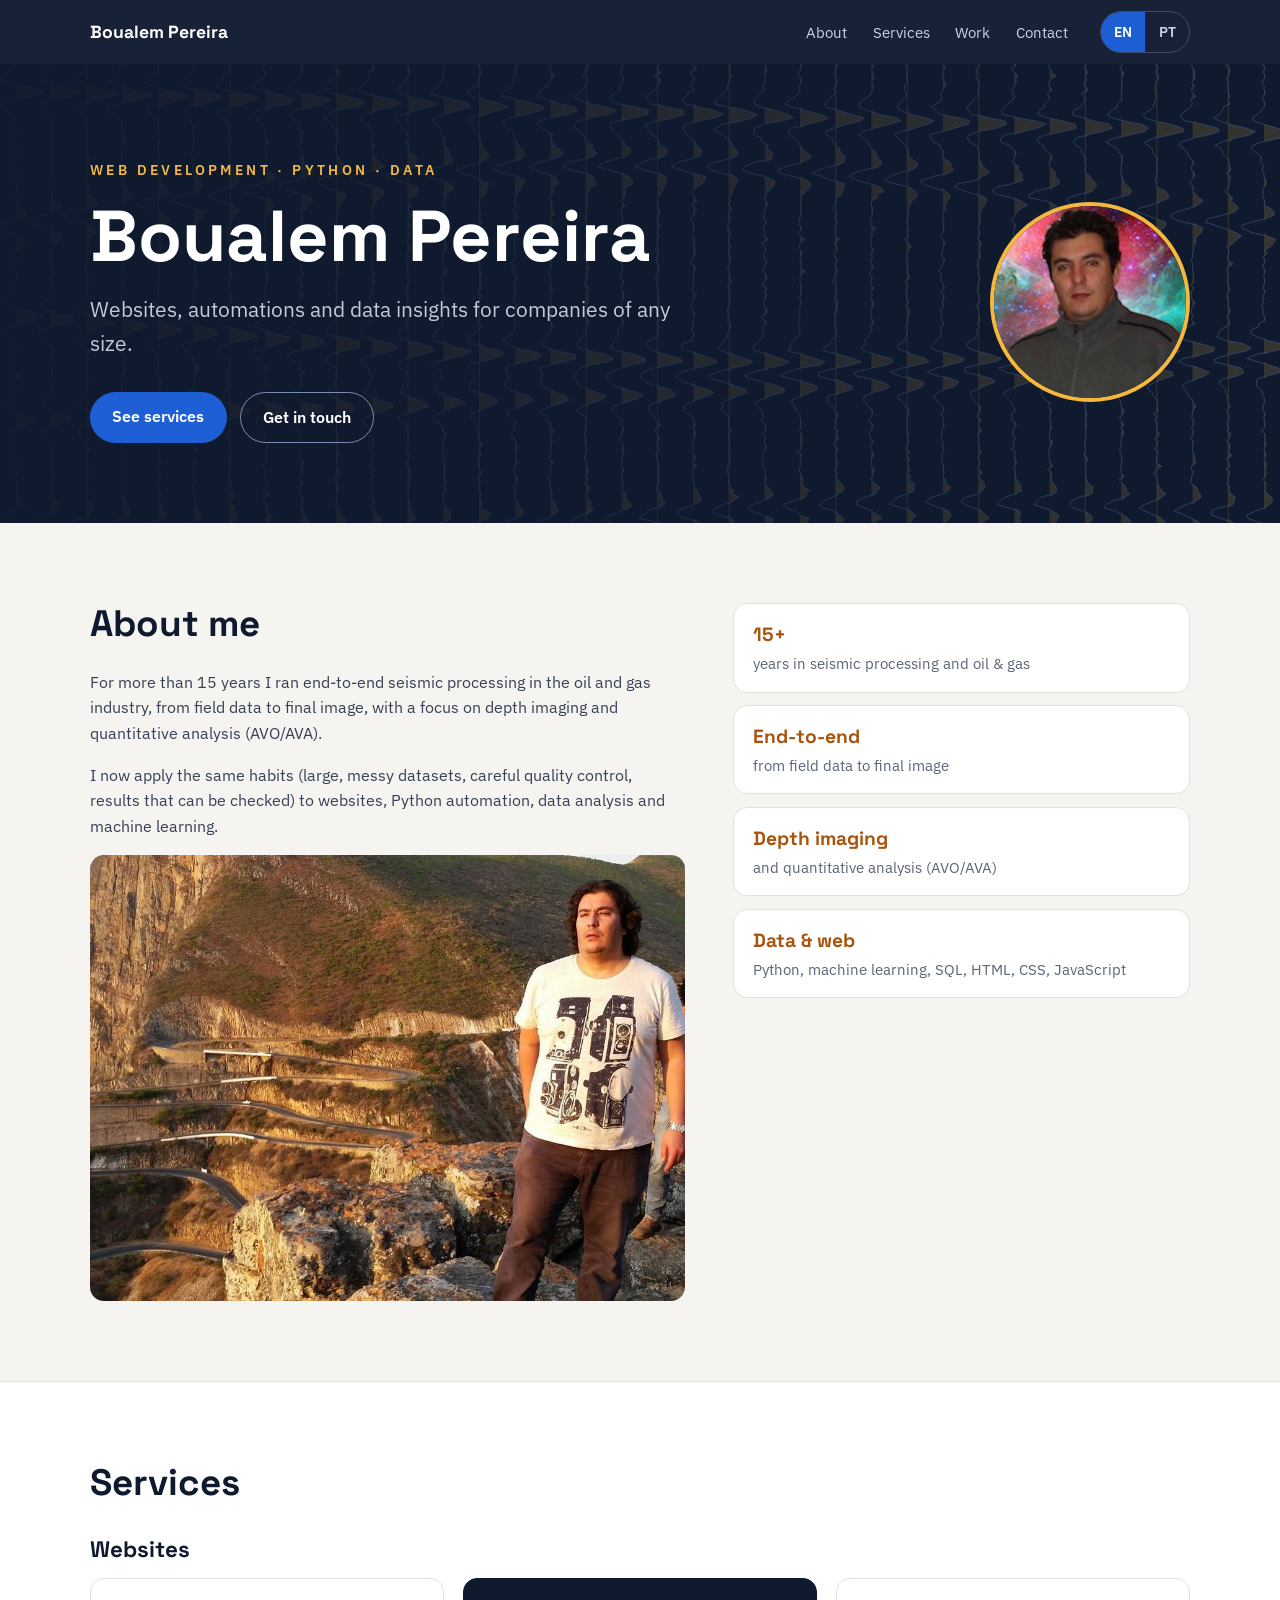
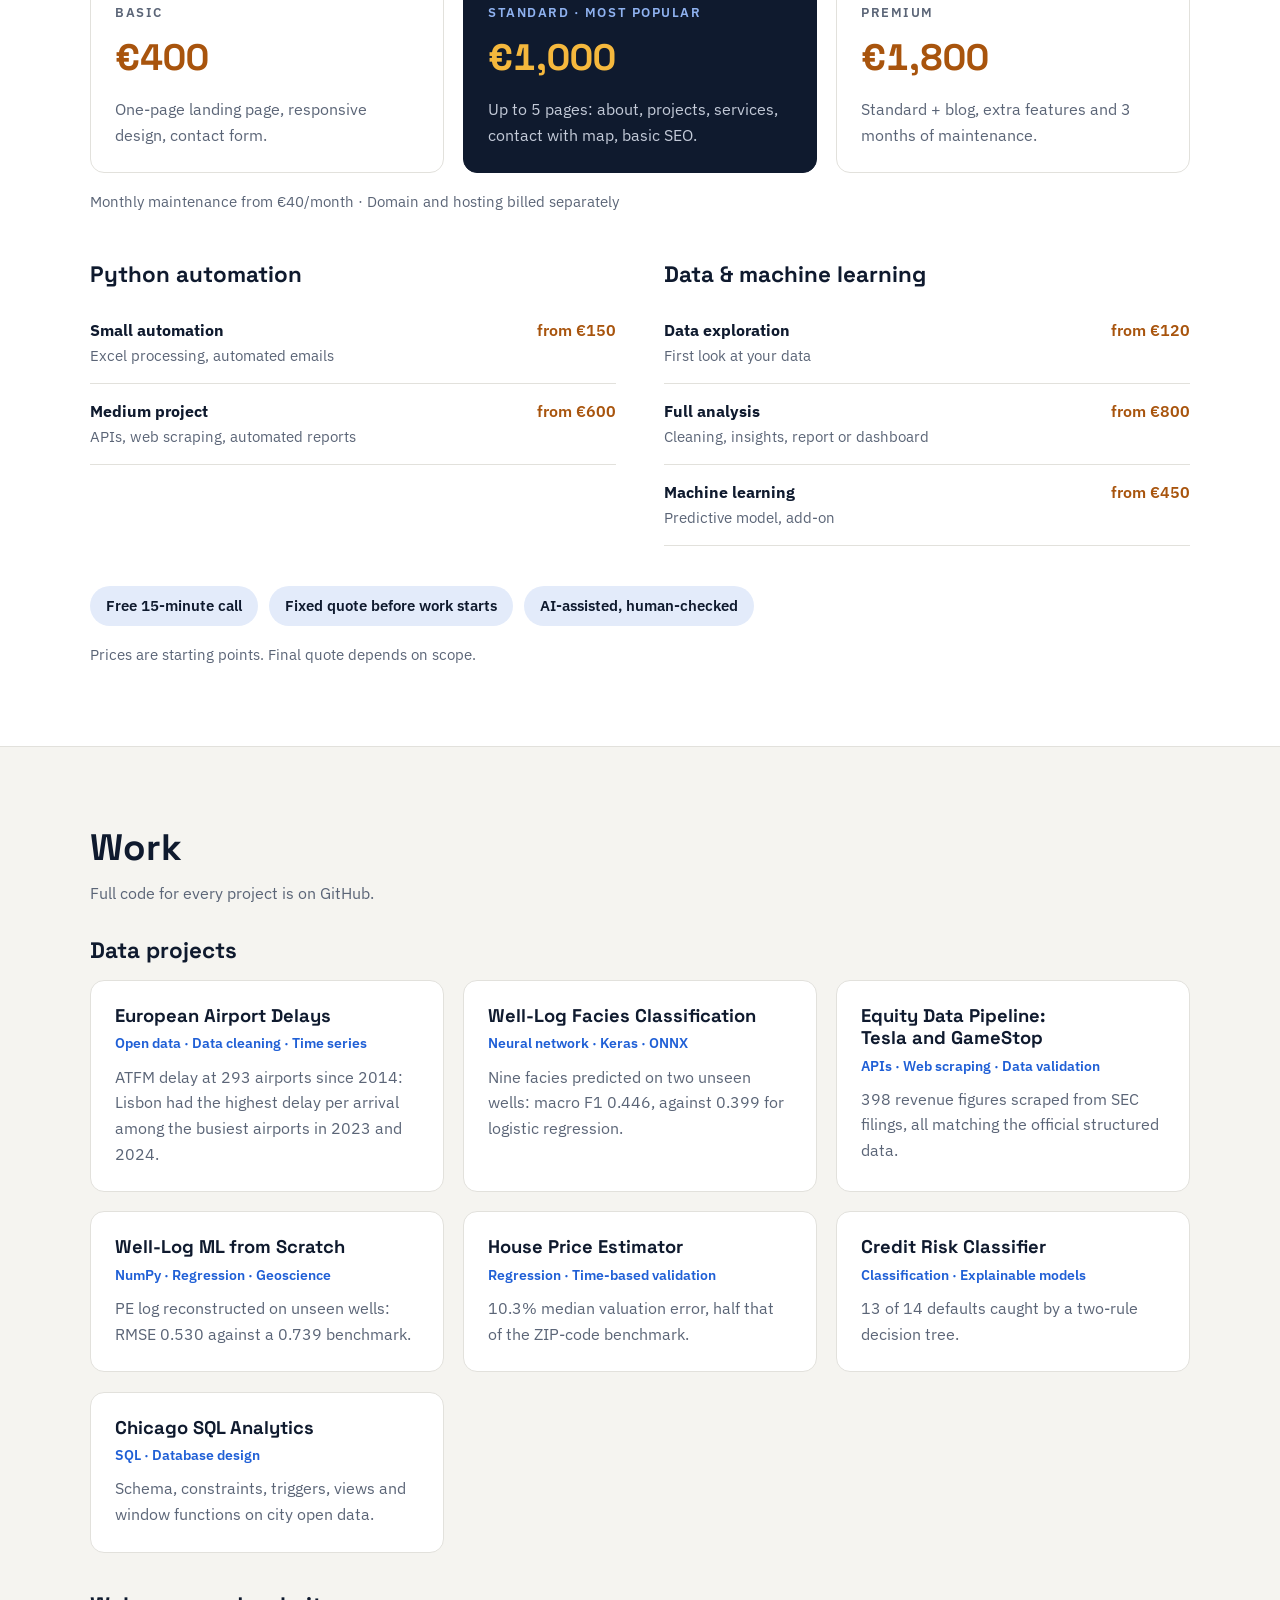
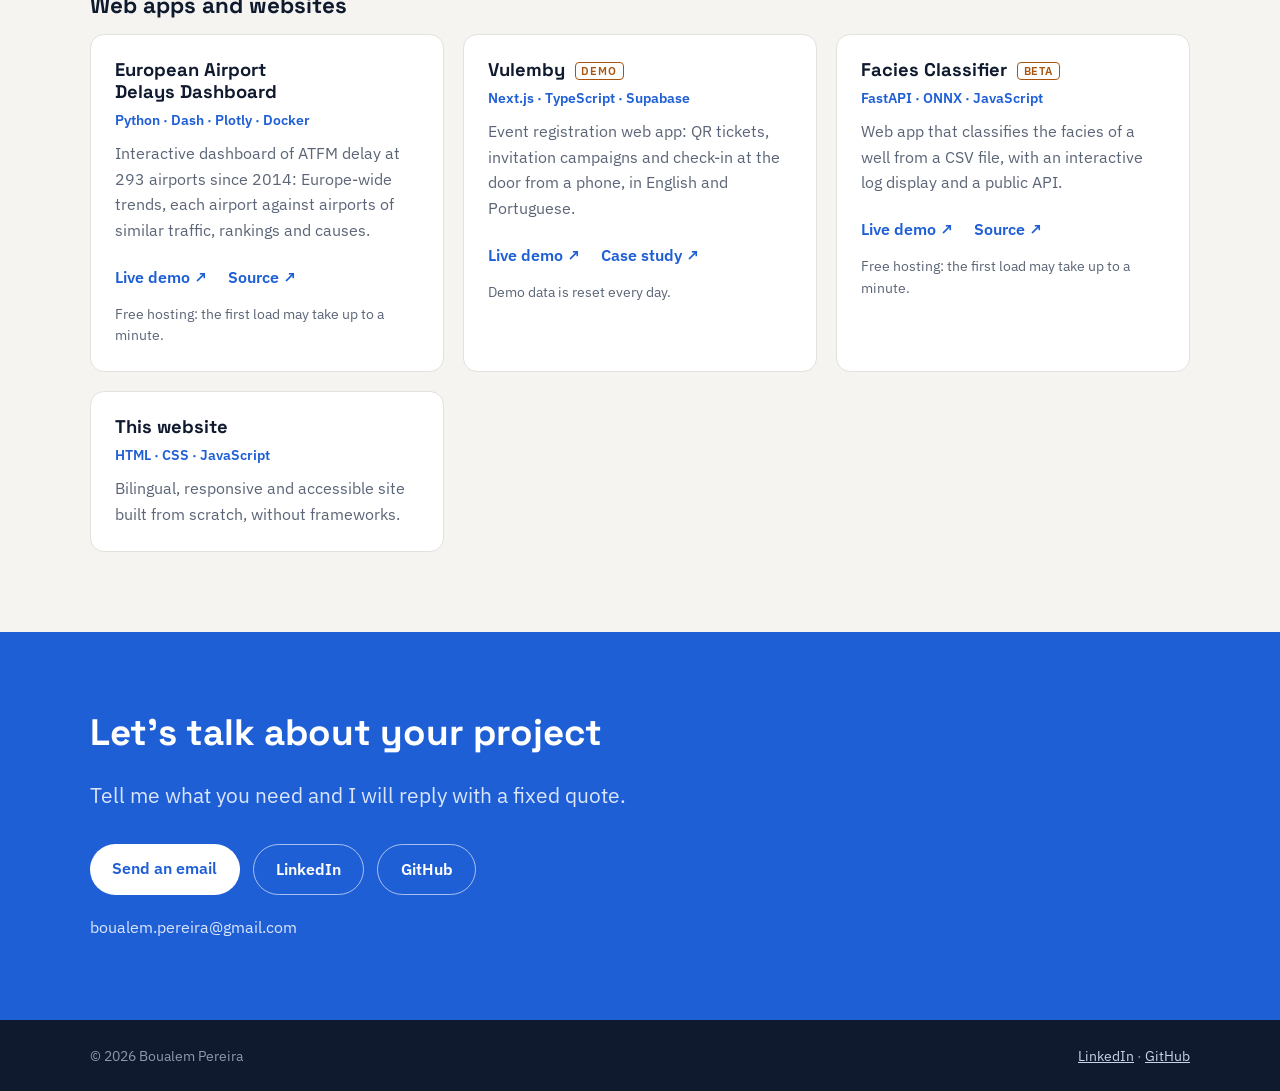
<file: index.html>
<!DOCTYPE html>
<html lang="en">
<head>
  <meta charset="UTF-8">
  <meta name="viewport" content="width=device-width, initial-scale=1.0">
  <title>Boualem Pereira · Web Development, Python & Data</title>
  <meta name="description" content="Websites, Python automation and data analysis for companies of any size. Geophysicist turned full-stack and data developer.">
  <link rel="canonical" href="https://boualemp.github.io/">
  <link rel="alternate" hreflang="en" href="https://boualemp.github.io/">
  <link rel="alternate" hreflang="pt" href="https://boualemp.github.io/pt/">
  <link rel="alternate" hreflang="x-default" href="https://boualemp.github.io/">
  <meta property="og:type" content="website">
  <meta property="og:url" content="https://boualemp.github.io/">
  <meta property="og:title" content="Boualem Pereira · Web Development, Python & Data">
  <meta property="og:description" content="Websites, Python automation and data analysis for companies of any size. Geophysicist turned full-stack and data developer.">
  <meta property="og:image" content="https://boualemp.github.io/assets/og.jpg">
  <meta property="og:locale" content="en_GB">
  <meta name="twitter:card" content="summary_large_image">
  <meta name="theme-color" content="#0f1a2e">
  <link rel="icon" href="assets/favicon.svg" type="image/svg+xml">
  <link rel="preconnect" href="https://fonts.googleapis.com">
  <link rel="preconnect" href="https://fonts.gstatic.com" crossorigin>
  <link href="https://fonts.googleapis.com/css2?family=Space+Grotesk:wght@500;600;700&family=IBM+Plex+Sans:wght@400;500;600&display=swap" rel="stylesheet">
  <link rel="stylesheet" href="css/style.css">
  <script type="application/ld+json">
  {
    "@context": "https://schema.org",
    "@type": "Person",
    "name": "Boualem Pereira",
    "jobTitle": "Full-Stack & Data Developer",
    "description": "Websites, Python automation and data analysis for companies of any size. Geophysicist turned full-stack and data developer.",
    "url": "https://boualemp.github.io/",
    "image": "https://boualemp.github.io/assets/photo.jpg",
    "email": "mailto:boualem.pereira@gmail.com",
    "sameAs": ["https://github.com/BoualemP", "https://www.linkedin.com/in/boualem-pereira/"],
    "knowsAbout": ["Web development", "Python", "Data analysis", "Machine learning", "SQL", "Seismic processing", "Depth imaging", "AVO analysis"]
  }
  </script>
</head>
<body data-lang="en">
  <a class="skip-link" href="#main">Skip to content</a>

  <header class="nav">
    <div class="container nav-inner">
      <a href="#main" class="brand" translate="no">Boualem Pereira</a>
      <button class="menu-toggle" type="button" aria-expanded="false" aria-controls="main-nav">Menu</button>
      <nav class="nav-links" id="main-nav" aria-label="Main">
        <a href="#about">About</a>
        <a href="#services">Services</a>
        <a href="#work">Work</a>
        <a href="#contact">Contact</a>
      </nav>
      <div class="lang-switch" role="group" aria-label="Language">
        <a href="" hreflang="en" lang="en" data-lang="en" aria-current="true">EN</a>
        <a href="pt/" hreflang="pt" lang="pt-PT" data-lang="pt">PT</a>
      </div>
    </div>
  </header>

  <main id="main">

    <section class="hero">
      <div class="container hero-grid">
        <div>
          <p class="eyebrow">Web development · Python · Data</p>
          <h1 translate="no">Boualem Pereira</h1>
          <p class="lead">Websites, automations and data insights for companies of any size.</p>
          <div class="hero-actions">
            <a href="#services" class="btn btn-primary">See services</a>
            <a href="#contact" class="btn btn-ghost">Get in touch</a>
          </div>
        </div>
        <img class="avatar" src="assets/photo.jpg" alt="Portrait of Boualem Pereira" width="200" height="200" fetchpriority="high">
      </div>
    </section>

    <section id="about" class="section">
      <div class="container about">
        <div>
          <h2>About me</h2>
          <p>For more than 15 years I ran end-to-end seismic processing in the oil and gas industry, from field data to final image, with a focus on depth imaging and quantitative analysis (AVO/AVA).</p>
          <p>I now apply the same habits (large, messy datasets, careful quality control, results that can be checked) to websites, Python automation, data analysis and machine learning.</p>
          <img class="about-photo" src="assets/about.jpg" alt="Boualem Pereira on a rocky ridge above a winding mountain road" width="960" height="960" loading="lazy">
        </div>
        <ul class="facts">
          <li><strong>15+</strong><span>years in seismic processing and oil &amp; gas</span></li>
          <li><strong>End-to-end</strong><span>from field data to final image</span></li>
          <li><strong>Depth imaging</strong><span>and quantitative analysis (AVO/AVA)</span></li>
          <li><strong>Data &amp; web</strong><span>Python, machine learning, SQL, HTML, CSS, JavaScript</span></li>
        </ul>
      </div>
    </section>

    <section id="services" class="section section-alt">
      <div class="container">
        <h2>Services</h2>

        <h3 class="group-title">Websites</h3>
        <div class="cards cards-3">
          <article class="card">
            <p class="card-label">Basic</p>
            <p class="price">€400</p>
            <p>One-page landing page, responsive design, contact form.</p>
          </article>
          <article class="card card-featured">
            <p class="card-label">Standard · Most popular</p>
            <p class="price">€1,000</p>
            <p>Up to 5 pages: about, projects, services, contact with map, basic SEO.</p>
          </article>
          <article class="card">
            <p class="card-label">Premium</p>
            <p class="price">€1,800</p>
            <p>Standard + blog, extra features and 3 months of maintenance.</p>
          </article>
        </div>
        <p class="note">Monthly maintenance from €40/month · Domain and hosting billed separately</p>

        <div class="two-col">
          <div>
            <h3 class="group-title">Python automation</h3>
            <ul class="price-list">
              <li><div><strong>Small automation</strong><span>Excel processing, automated emails</span></div><em>from €150</em></li>
              <li><div><strong>Medium project</strong><span>APIs, web scraping, automated reports</span></div><em>from €600</em></li>
            </ul>
          </div>
          <div>
            <h3 class="group-title">Data &amp; machine learning</h3>
            <ul class="price-list">
              <li><div><strong>Data exploration</strong><span>First look at your data</span></div><em>from €120</em></li>
              <li><div><strong>Full analysis</strong><span>Cleaning, insights, report or dashboard</span></div><em>from €800</em></li>
              <li><div><strong>Machine learning</strong><span>Predictive model, add-on</span></div><em>from €450</em></li>
            </ul>
          </div>
        </div>

        <ul class="pills">
          <li>Free 15-minute call</li>
          <li>Fixed quote before work starts</li>
          <li>AI-assisted, human-checked</li>
        </ul>
        <p class="note">Prices are starting points. Final quote depends on scope.</p>
      </div>
    </section>

    <section id="work" class="section">
      <div class="container">
        <h2>Work</h2>
        <p class="section-intro">Full code for every project is on GitHub.</p>

        <h3 class="group-title">Data projects</h3>
        <div class="cards cards-projects">
          <a class="card project" href="https://github.com/BoualemP/europe-airport-delays-analysis" target="_blank" rel="noopener">
            <h4 translate="no">European Airport Delays</h4>
            <p class="tags">Open data · Data cleaning · Time series</p>
            <p>ATFM delay at 293 airports since 2014: Lisbon had the highest delay per arrival among the busiest airports in 2023 and 2024.</p>
          </a>
          <a class="card project" href="https://github.com/BoualemP/well-log-facies-classification" target="_blank" rel="noopener">
            <h4 translate="no">Well-Log Facies Classification</h4>
            <p class="tags">Neural network · Keras · ONNX</p>
            <p>Nine facies predicted on two unseen wells: macro F1 0.446, against 0.399 for logistic regression.</p>
          </a>
          <a class="card project" href="https://github.com/BoualemP/equity-data-pipeline-tsla-gme" target="_blank" rel="noopener">
            <h4 translate="no">Equity Data Pipeline: Tesla and GameStop</h4>
            <p class="tags">APIs · Web scraping · Data validation</p>
            <p>398 revenue figures scraped from SEC filings, all matching the official structured data.</p>
          </a>
          <a class="card project" href="https://github.com/BoualemP/well-log-ml-from-scratch" target="_blank" rel="noopener">
            <h4 translate="no">Well-Log ML from Scratch</h4>
            <p class="tags">NumPy · Regression · Geoscience</p>
            <p>PE log reconstructed on unseen wells: RMSE 0.530 against a 0.739 benchmark.</p>
          </a>
          <a class="card project" href="https://github.com/BoualemP/house-price-estimator" target="_blank" rel="noopener">
            <h4 translate="no">House Price Estimator</h4>
            <p class="tags">Regression · Time-based validation</p>
            <p>10.3% median valuation error, half that of the ZIP-code benchmark.</p>
          </a>
          <a class="card project" href="https://github.com/BoualemP/credit-risk-classifier" target="_blank" rel="noopener">
            <h4 translate="no">Credit Risk Classifier</h4>
            <p class="tags">Classification · Explainable models</p>
            <p>13 of 14 defaults caught by a two-rule decision tree.</p>
          </a>
          <a class="card project" href="https://github.com/BoualemP/chicago-sql-analytics" target="_blank" rel="noopener">
            <h4 translate="no">Chicago SQL Analytics</h4>
            <p class="tags">SQL · Database design</p>
            <p>Schema, constraints, triggers, views and window functions on city open data.</p>
          </a>
        </div>

        <h3 class="group-title">Web apps and websites</h3>
        <div class="cards cards-projects">
          <div class="card project project-app">
            <h4 translate="no">European Airport Delays Dashboard</h4>
            <p class="tags">Python · Dash · Plotly · Docker</p>
            <p>Interactive dashboard of ATFM delay at 293 airports since 2014: Europe-wide trends, each airport against airports of similar traffic, rankings and causes.</p>
            <p class="project-links"><a href="https://europe-airport-delays.onrender.com" target="_blank" rel="noopener">Live demo ↗</a> <a href="https://github.com/BoualemP/europe-airport-delays-dashboard" target="_blank" rel="noopener">Source ↗</a></p>
            <p class="project-note">Free hosting: the first load may take up to a minute.</p>
          </div>
          <div class="card project project-app">
            <h4 translate="no">Vulemby <span class="badge">demo</span></h4>
            <p class="tags">Next.js · TypeScript · Supabase</p>
            <p>Event registration web app: QR tickets, invitation campaigns and check-in at the door from a phone, in English and Portuguese.</p>
            <p class="project-links"><a href="https://vulemby.vercel.app" target="_blank" rel="noopener">Live demo ↗</a> <a href="https://github.com/BoualemP/vulemby" target="_blank" rel="noopener">Case study ↗</a></p>
            <p class="project-note">Demo data is reset every day.</p>
          </div>
          <div class="card project project-app">
            <h4 translate="no">Facies Classifier <span class="badge">beta</span></h4>
            <p class="tags">FastAPI · ONNX · JavaScript</p>
            <p>Web app that classifies the facies of a well from a CSV file, with an interactive log display and a public API.</p>
            <p class="project-links"><a href="https://facies-classifier-app.onrender.com" target="_blank" rel="noopener">Live demo ↗</a> <a href="https://github.com/BoualemP/facies-classifier-app" target="_blank" rel="noopener">Source ↗</a></p>
            <p class="project-note">Free hosting: the first load may take up to a minute.</p>
          </div>
          <a class="card project" href="https://github.com/BoualemP/BoualemP.github.io" target="_blank" rel="noopener">
            <h4>This website</h4>
            <p class="tags">HTML · CSS · JavaScript</p>
            <p>Bilingual, responsive and accessible site built from scratch, without frameworks.</p>
          </a>
        </div>
      </div>
    </section>

    <section id="contact" class="section contact">
      <div class="container">
        <h2>Let’s talk about your project</h2>
        <p class="lead">Tell me what you need and I will reply with a fixed quote.</p>
        <div class="hero-actions">
          <a class="btn btn-light" href="mailto:boualem.pereira@gmail.com">Send an email</a>
          <a class="btn btn-ghost-light" href="https://www.linkedin.com/in/boualem-pereira/" target="_blank" rel="noopener">LinkedIn</a>
          <a class="btn btn-ghost-light" href="https://github.com/BoualemP" target="_blank" rel="noopener">GitHub</a>
        </div>
        <p class="contact-email">boualem.pereira@gmail.com</p>
      </div>
    </section>

  </main>

  <footer class="footer">
    <div class="container footer-inner">
      <p>© <span id="year">2026</span> <span translate="no">Boualem Pereira</span></p>
      <p><a href="https://www.linkedin.com/in/boualem-pereira/" target="_blank" rel="noopener">LinkedIn</a> · <a href="https://github.com/BoualemP" target="_blank" rel="noopener">GitHub</a></p>
    </div>
  </footer>

  <script src="js/main.js"></script>
</body>
</html>
</file>
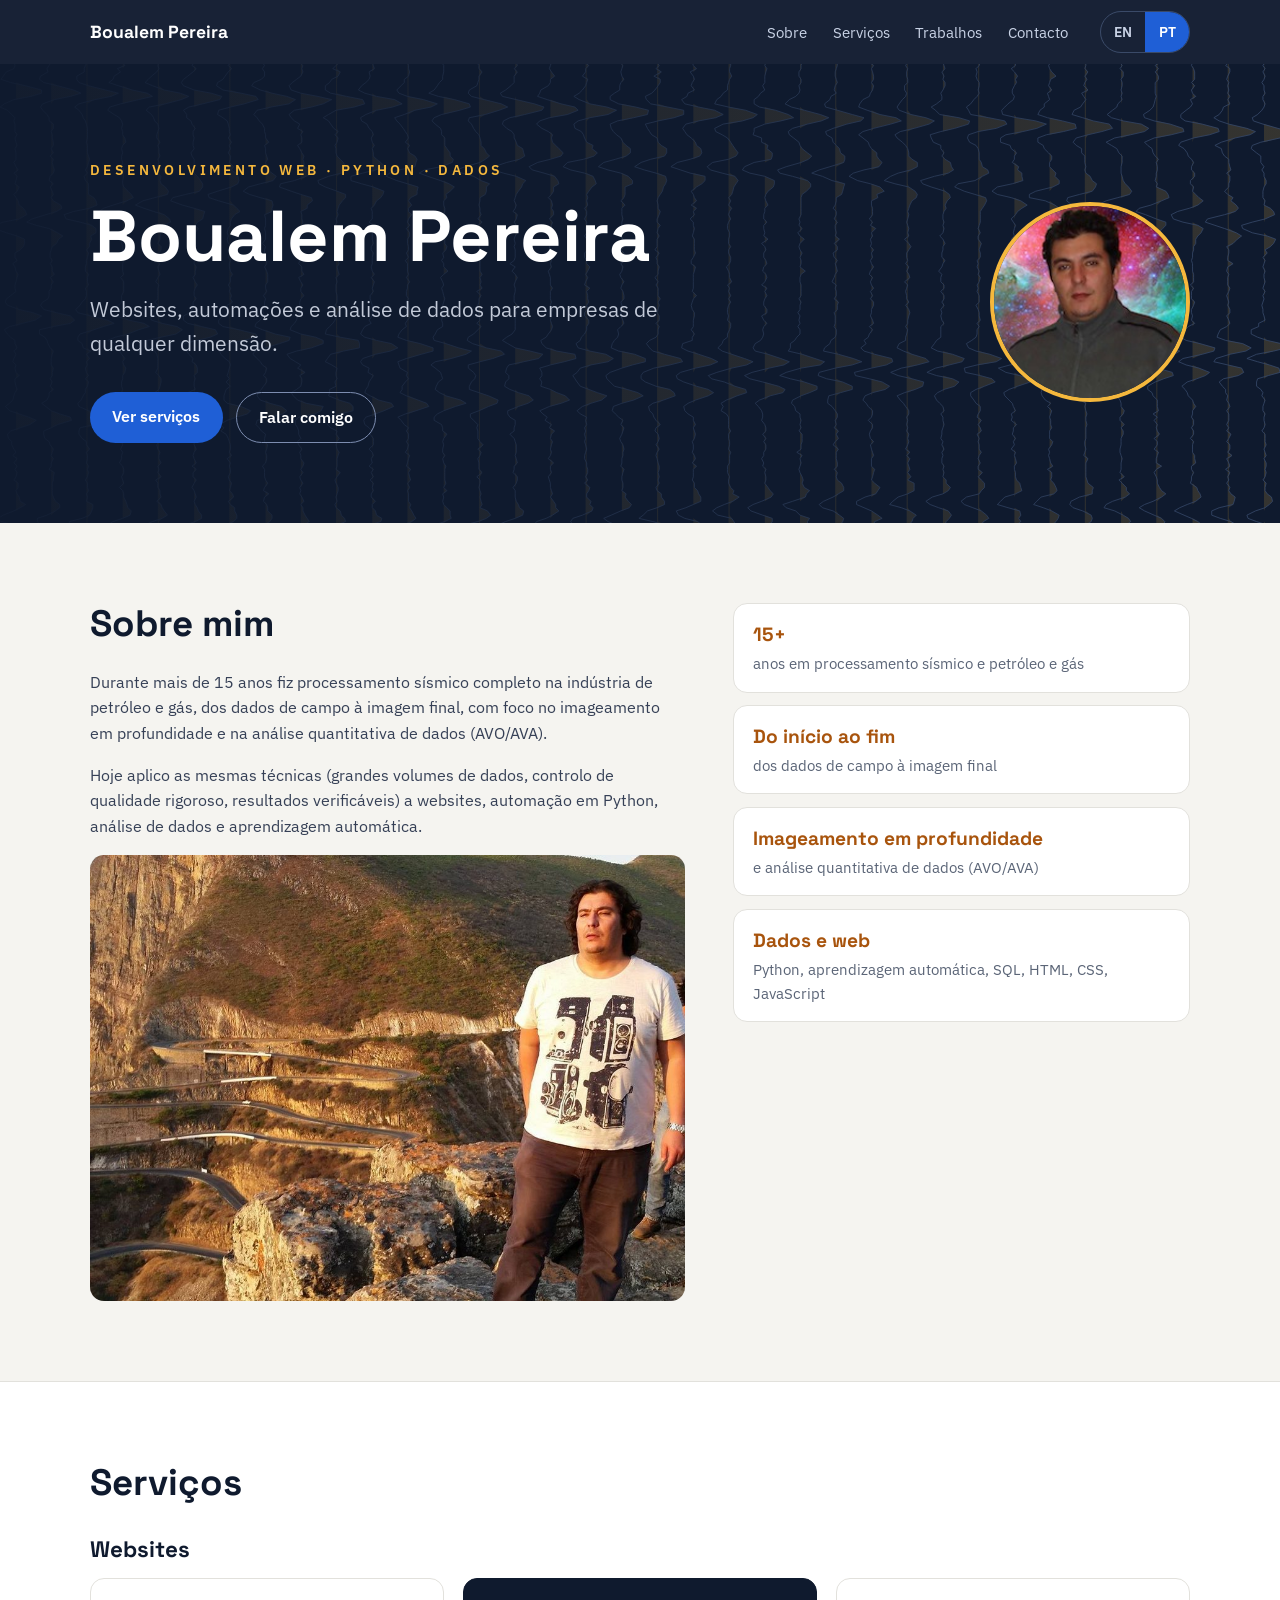
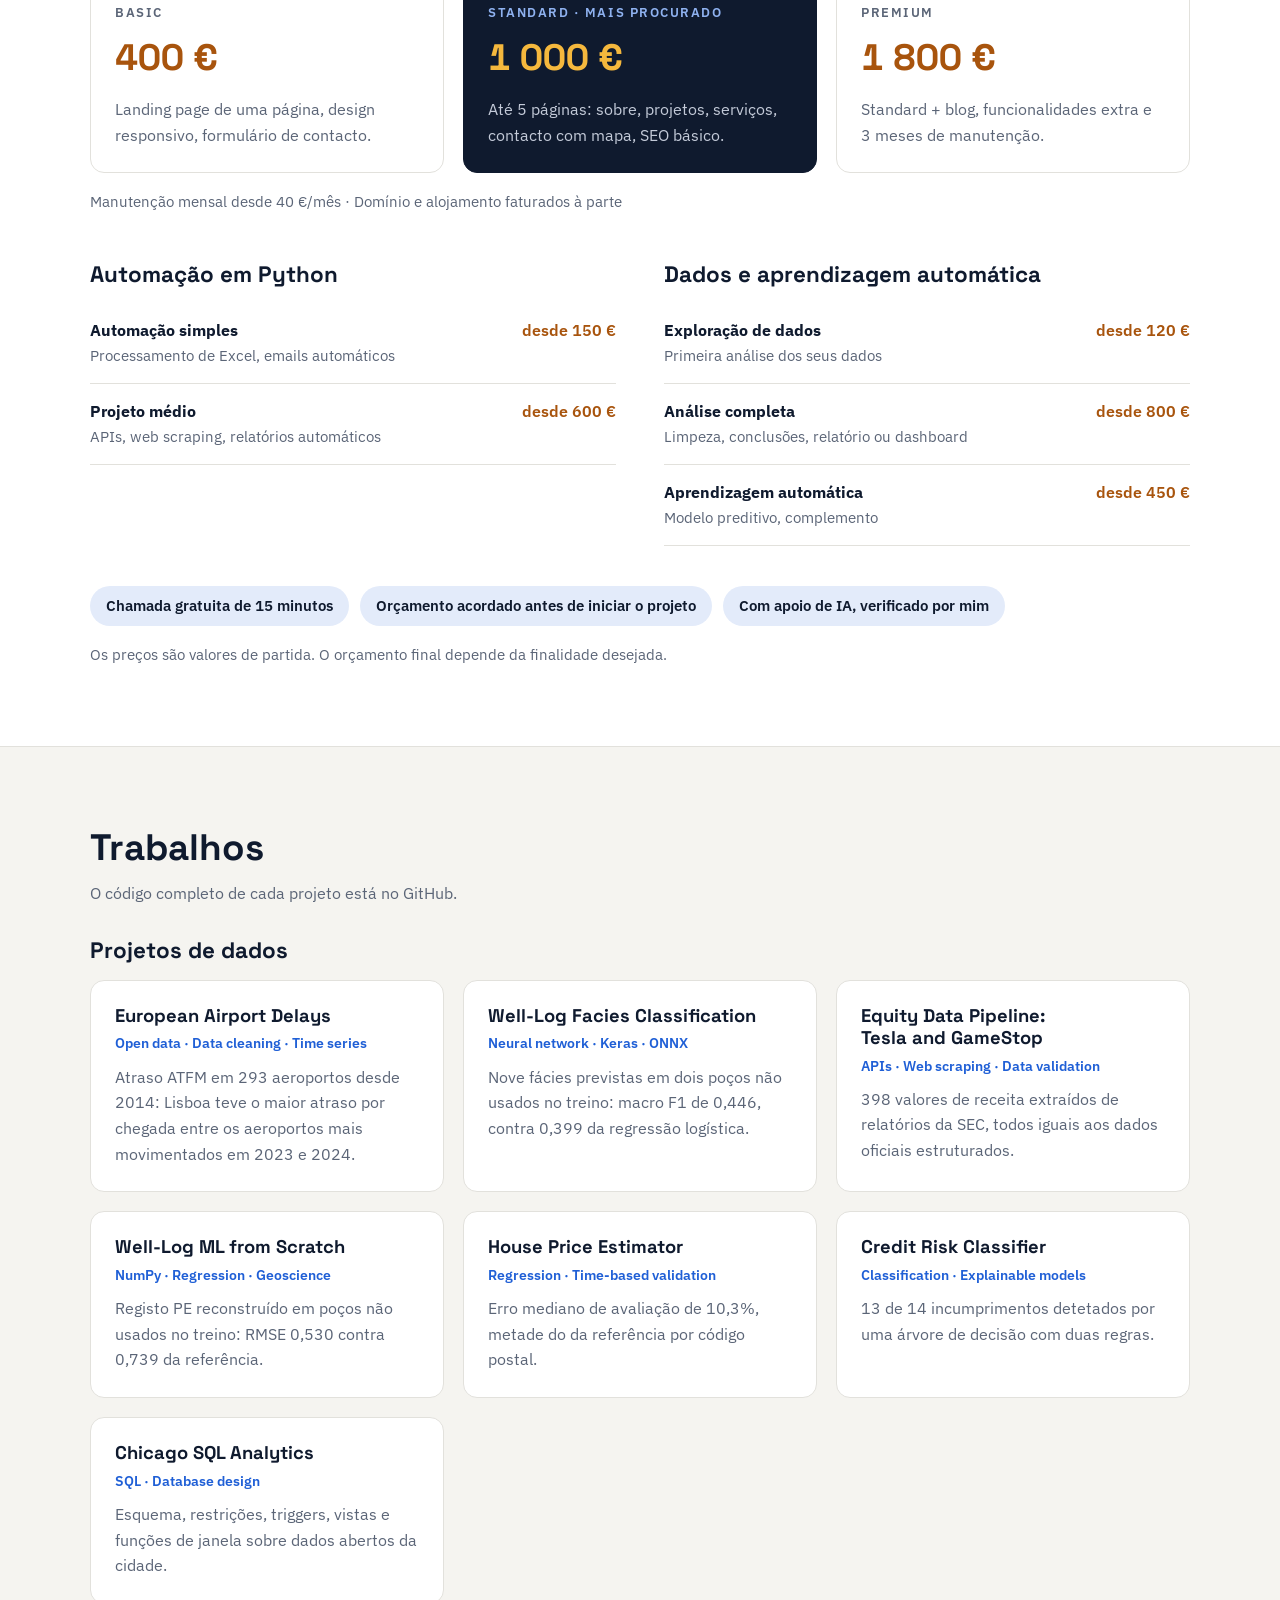
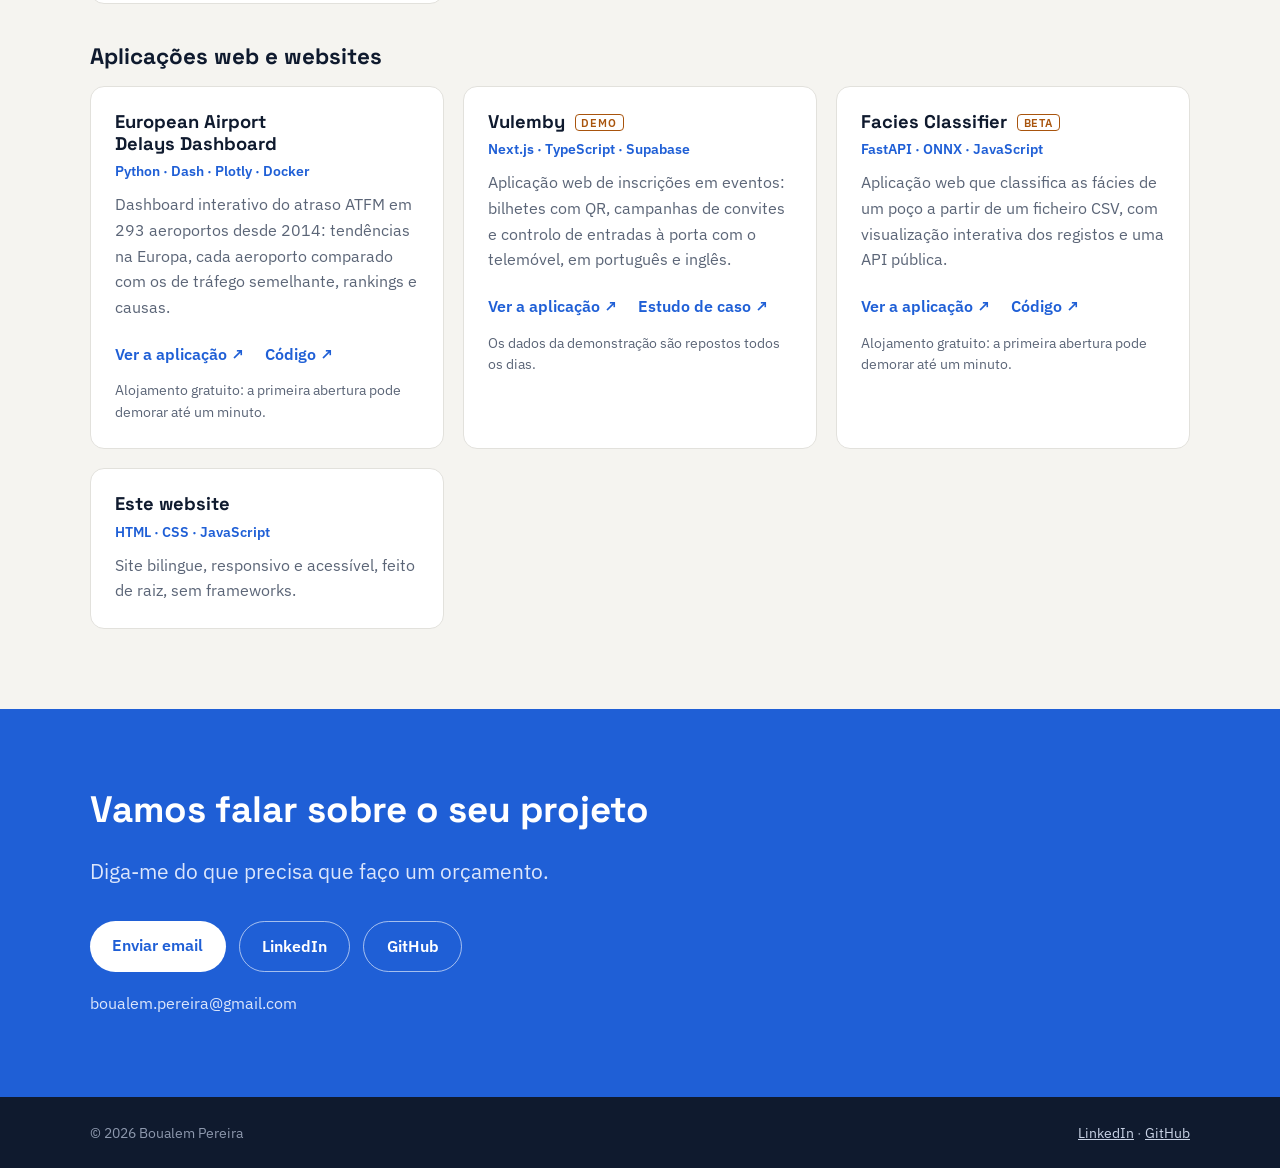
<file: pt/index.html>
<!DOCTYPE html>
<html lang="pt-PT">
<head>
  <meta charset="UTF-8">
  <meta name="viewport" content="width=device-width, initial-scale=1.0">
  <title>Boualem Pereira · Desenvolvimento web, Python e dados</title>
  <meta name="description" content="Websites, automação em Python e análise de dados para empresas de qualquer dimensão. Geofísico que se tornou programador web e de dados.">
  <link rel="canonical" href="https://boualemp.github.io/pt/">
  <link rel="alternate" hreflang="en" href="https://boualemp.github.io/">
  <link rel="alternate" hreflang="pt" href="https://boualemp.github.io/pt/">
  <link rel="alternate" hreflang="x-default" href="https://boualemp.github.io/">
  <meta property="og:type" content="website">
  <meta property="og:url" content="https://boualemp.github.io/pt/">
  <meta property="og:title" content="Boualem Pereira · Desenvolvimento web, Python e dados">
  <meta property="og:description" content="Websites, automação em Python e análise de dados para empresas de qualquer dimensão. Geofísico que se tornou programador web e de dados.">
  <meta property="og:image" content="https://boualemp.github.io/assets/og.jpg">
  <meta property="og:locale" content="pt_PT">
  <meta name="twitter:card" content="summary_large_image">
  <meta name="theme-color" content="#0f1a2e">
  <link rel="icon" href="../assets/favicon.svg" type="image/svg+xml">
  <link rel="preconnect" href="https://fonts.googleapis.com">
  <link rel="preconnect" href="https://fonts.gstatic.com" crossorigin>
  <link href="https://fonts.googleapis.com/css2?family=Space+Grotesk:wght@500;600;700&family=IBM+Plex+Sans:wght@400;500;600&display=swap" rel="stylesheet">
  <link rel="stylesheet" href="../css/style.css">
  <script type="application/ld+json">
  {
    "@context": "https://schema.org",
    "@type": "Person",
    "name": "Boualem Pereira",
    "jobTitle": "Full-Stack & Data Developer",
    "description": "Websites, automação em Python e análise de dados para empresas de qualquer dimensão. Geofísico que se tornou programador web e de dados.",
    "url": "https://boualemp.github.io/pt/",
    "image": "https://boualemp.github.io/assets/photo.jpg",
    "email": "mailto:boualem.pereira@gmail.com",
    "sameAs": ["https://github.com/BoualemP", "https://www.linkedin.com/in/boualem-pereira/"],
    "knowsAbout": ["Web development", "Python", "Data analysis", "Machine learning", "SQL", "Seismic processing", "Depth imaging", "AVO analysis"]
  }
  </script>
</head>
<body data-lang="pt">
  <a class="skip-link" href="#main">Saltar para o conteúdo</a>

  <header class="nav">
    <div class="container nav-inner">
      <a href="#main" class="brand" translate="no">Boualem Pereira</a>
      <button class="menu-toggle" type="button" aria-expanded="false" aria-controls="main-nav">Menu</button>
      <nav class="nav-links" id="main-nav" aria-label="Main">
        <a href="#about">Sobre</a>
        <a href="#services">Serviços</a>
        <a href="#work">Trabalhos</a>
        <a href="#contact">Contacto</a>
      </nav>
      <div class="lang-switch" role="group" aria-label="Língua">
        <a href="../" hreflang="en" lang="en" data-lang="en">EN</a>
        <a href="../pt/" hreflang="pt" lang="pt-PT" data-lang="pt" aria-current="true">PT</a>
      </div>
    </div>
  </header>

  <main id="main">

    <section class="hero">
      <div class="container hero-grid">
        <div>
          <p class="eyebrow">Desenvolvimento web · Python · Dados</p>
          <h1 translate="no">Boualem Pereira</h1>
          <p class="lead">Websites, automações e análise de dados para empresas de qualquer dimensão.</p>
          <div class="hero-actions">
            <a href="#services" class="btn btn-primary">Ver serviços</a>
            <a href="#contact" class="btn btn-ghost">Falar comigo</a>
          </div>
        </div>
        <img class="avatar" src="../assets/photo.jpg" alt="Fotografia de Boualem Pereira" width="200" height="200" fetchpriority="high">
      </div>
    </section>

    <section id="about" class="section">
      <div class="container about">
        <div>
          <h2>Sobre mim</h2>
          <p>Durante mais de 15 anos fiz processamento sísmico completo na indústria de petróleo e gás, dos dados de campo à imagem final, com foco no imageamento em profundidade e na análise quantitativa de dados (AVO/AVA).</p>
          <p>Hoje aplico as mesmas técnicas (grandes volumes de dados, controlo de qualidade rigoroso, resultados verificáveis) a websites, automação em Python, análise de dados e aprendizagem automática.</p>
          <img class="about-photo" src="../assets/about.jpg" alt="Boualem Pereira numa crista rochosa sobre uma estrada de montanha sinuosa" width="960" height="960" loading="lazy">
        </div>
        <ul class="facts">
          <li><strong>15+</strong><span>anos em processamento sísmico e petróleo e gás</span></li>
          <li><strong>Do início ao fim</strong><span>dos dados de campo à imagem final</span></li>
          <li><strong>Imageamento em profundidade</strong><span>e análise quantitativa de dados (AVO/AVA)</span></li>
          <li><strong>Dados e web</strong><span>Python, aprendizagem automática, SQL, HTML, CSS, JavaScript</span></li>
        </ul>
      </div>
    </section>

    <section id="services" class="section section-alt">
      <div class="container">
        <h2>Serviços</h2>

        <h3 class="group-title">Websites</h3>
        <div class="cards cards-3">
          <article class="card">
            <p class="card-label">Basic</p>
            <p class="price">400 €</p>
            <p>Landing page de uma página, design responsivo, formulário de contacto.</p>
          </article>
          <article class="card card-featured">
            <p class="card-label">Standard · Mais procurado</p>
            <p class="price">1 000 €</p>
            <p>Até 5 páginas: sobre, projetos, serviços, contacto com mapa, SEO básico.</p>
          </article>
          <article class="card">
            <p class="card-label">Premium</p>
            <p class="price">1 800 €</p>
            <p>Standard + blog, funcionalidades extra e 3 meses de manutenção.</p>
          </article>
        </div>
        <p class="note">Manutenção mensal desde 40 €/mês · Domínio e alojamento faturados à parte</p>

        <div class="two-col">
          <div>
            <h3 class="group-title">Automação em Python</h3>
            <ul class="price-list">
              <li><div><strong>Automação simples</strong><span>Processamento de Excel, emails automáticos</span></div><em>desde 150 €</em></li>
              <li><div><strong>Projeto médio</strong><span>APIs, web scraping, relatórios automáticos</span></div><em>desde 600 €</em></li>
            </ul>
          </div>
          <div>
            <h3 class="group-title">Dados e aprendizagem automática</h3>
            <ul class="price-list">
              <li><div><strong>Exploração de dados</strong><span>Primeira análise dos seus dados</span></div><em>desde 120 €</em></li>
              <li><div><strong>Análise completa</strong><span>Limpeza, conclusões, relatório ou dashboard</span></div><em>desde 800 €</em></li>
              <li><div><strong>Aprendizagem automática</strong><span>Modelo preditivo, complemento</span></div><em>desde 450 €</em></li>
            </ul>
          </div>
        </div>

        <ul class="pills">
          <li>Chamada gratuita de 15 minutos</li>
          <li>Orçamento acordado antes de iniciar o projeto</li>
          <li>Com apoio de IA, verificado por mim</li>
        </ul>
        <p class="note">Os preços são valores de partida. O orçamento final depende da finalidade desejada.</p>
      </div>
    </section>

    <section id="work" class="section">
      <div class="container">
        <h2>Trabalhos</h2>
        <p class="section-intro">O código completo de cada projeto está no GitHub.</p>

        <h3 class="group-title">Projetos de dados</h3>
        <div class="cards cards-projects">
          <a class="card project" href="https://github.com/BoualemP/europe-airport-delays-analysis" target="_blank" rel="noopener">
            <h4 translate="no">European Airport Delays</h4>
            <p class="tags">Open data · Data cleaning · Time series</p>
            <p>Atraso ATFM em 293 aeroportos desde 2014: Lisboa teve o maior atraso por chegada entre os aeroportos mais movimentados em 2023 e 2024.</p>
          </a>
          <a class="card project" href="https://github.com/BoualemP/well-log-facies-classification" target="_blank" rel="noopener">
            <h4 translate="no">Well-Log Facies Classification</h4>
            <p class="tags">Neural network · Keras · ONNX</p>
            <p>Nove fácies previstas em dois poços não usados no treino: macro F1 de 0,446, contra 0,399 da regressão logística.</p>
          </a>
          <a class="card project" href="https://github.com/BoualemP/equity-data-pipeline-tsla-gme" target="_blank" rel="noopener">
            <h4 translate="no">Equity Data Pipeline: Tesla and GameStop</h4>
            <p class="tags">APIs · Web scraping · Data validation</p>
            <p>398 valores de receita extraídos de relatórios da SEC, todos iguais aos dados oficiais estruturados.</p>
          </a>
          <a class="card project" href="https://github.com/BoualemP/well-log-ml-from-scratch" target="_blank" rel="noopener">
            <h4 translate="no">Well-Log ML from Scratch</h4>
            <p class="tags">NumPy · Regression · Geoscience</p>
            <p>Registo PE reconstruído em poços não usados no treino: RMSE 0,530 contra 0,739 da referência.</p>
          </a>
          <a class="card project" href="https://github.com/BoualemP/house-price-estimator" target="_blank" rel="noopener">
            <h4 translate="no">House Price Estimator</h4>
            <p class="tags">Regression · Time-based validation</p>
            <p>Erro mediano de avaliação de 10,3%, metade do da referência por código postal.</p>
          </a>
          <a class="card project" href="https://github.com/BoualemP/credit-risk-classifier" target="_blank" rel="noopener">
            <h4 translate="no">Credit Risk Classifier</h4>
            <p class="tags">Classification · Explainable models</p>
            <p>13 de 14 incumprimentos detetados por uma árvore de decisão com duas regras.</p>
          </a>
          <a class="card project" href="https://github.com/BoualemP/chicago-sql-analytics" target="_blank" rel="noopener">
            <h4 translate="no">Chicago SQL Analytics</h4>
            <p class="tags">SQL · Database design</p>
            <p>Esquema, restrições, triggers, vistas e funções de janela sobre dados abertos da cidade.</p>
          </a>
        </div>

        <h3 class="group-title">Aplicações web e websites</h3>
        <div class="cards cards-projects">
          <div class="card project project-app">
            <h4 translate="no">European Airport Delays Dashboard</h4>
            <p class="tags">Python · Dash · Plotly · Docker</p>
            <p>Dashboard interativo do atraso ATFM em 293 aeroportos desde 2014: tendências na Europa, cada aeroporto comparado com os de tráfego semelhante, rankings e causas.</p>
            <p class="project-links"><a href="https://europe-airport-delays.onrender.com" target="_blank" rel="noopener">Ver a aplicação ↗</a> <a href="https://github.com/BoualemP/europe-airport-delays-dashboard" target="_blank" rel="noopener">Código ↗</a></p>
            <p class="project-note">Alojamento gratuito: a primeira abertura pode demorar até um minuto.</p>
          </div>
          <div class="card project project-app">
            <h4 translate="no">Vulemby <span class="badge">demo</span></h4>
            <p class="tags">Next.js · TypeScript · Supabase</p>
            <p>Aplicação web de inscrições em eventos: bilhetes com QR, campanhas de convites e controlo de entradas à porta com o telemóvel, em português e inglês.</p>
            <p class="project-links"><a href="https://vulemby.vercel.app" target="_blank" rel="noopener">Ver a aplicação ↗</a> <a href="https://github.com/BoualemP/vulemby" target="_blank" rel="noopener">Estudo de caso ↗</a></p>
            <p class="project-note">Os dados da demonstração são repostos todos os dias.</p>
          </div>
          <div class="card project project-app">
            <h4 translate="no">Facies Classifier <span class="badge">beta</span></h4>
            <p class="tags">FastAPI · ONNX · JavaScript</p>
            <p>Aplicação web que classifica as fácies de um poço a partir de um ficheiro CSV, com visualização interativa dos registos e uma API pública.</p>
            <p class="project-links"><a href="https://facies-classifier-app.onrender.com" target="_blank" rel="noopener">Ver a aplicação ↗</a> <a href="https://github.com/BoualemP/facies-classifier-app" target="_blank" rel="noopener">Código ↗</a></p>
            <p class="project-note">Alojamento gratuito: a primeira abertura pode demorar até um minuto.</p>
          </div>
          <a class="card project" href="https://github.com/BoualemP/BoualemP.github.io" target="_blank" rel="noopener">
            <h4>Este website</h4>
            <p class="tags">HTML · CSS · JavaScript</p>
            <p>Site bilingue, responsivo e acessível, feito de raiz, sem frameworks.</p>
          </a>
        </div>
      </div>
    </section>

    <section id="contact" class="section contact">
      <div class="container">
        <h2>Vamos falar sobre o seu projeto</h2>
        <p class="lead">Diga-me do que precisa que faço um orçamento.</p>
        <div class="hero-actions">
          <a class="btn btn-light" href="mailto:boualem.pereira@gmail.com">Enviar email</a>
          <a class="btn btn-ghost-light" href="https://www.linkedin.com/in/boualem-pereira/" target="_blank" rel="noopener">LinkedIn</a>
          <a class="btn btn-ghost-light" href="https://github.com/BoualemP" target="_blank" rel="noopener">GitHub</a>
        </div>
        <p class="contact-email">boualem.pereira@gmail.com</p>
      </div>
    </section>

  </main>

  <footer class="footer">
    <div class="container footer-inner">
      <p>© <span id="year">2026</span> <span translate="no">Boualem Pereira</span></p>
      <p><a href="https://www.linkedin.com/in/boualem-pereira/" target="_blank" rel="noopener">LinkedIn</a> · <a href="https://github.com/BoualemP" target="_blank" rel="noopener">GitHub</a></p>
    </div>
  </footer>

  <script src="../js/main.js"></script>
</body>
</html>
</file>
<file: css/style.css>
:root {
  --navy: #0f1a2e;
  --navy-2: #18253e;
  --blue: #1f5fd6;
  --blue-light: #8fb2f0;
  --bg: #f5f4f0;
  --white: #ffffff;
  --text: #1c2433;
  --muted: #5b6577;
  --line: #e2e1dc;
  --pill: #e3ebfa;
  --accent: #f5b83d;      /* amber, on dark backgrounds */
  --accent-ink: #a8540d;  /* burnt orange, for text on light backgrounds */
  --radius: 14px;
  --heading: "Space Grotesk", system-ui, sans-serif;
  --body: "IBM Plex Sans", system-ui, sans-serif;
}

* { box-sizing: border-box; margin: 0; padding: 0; }

html { scroll-behavior: smooth; scroll-padding-top: 72px; }

body {
  touch-action: manipulation;
  font-family: var(--body);
  color: var(--text);
  background: var(--bg);
  line-height: 1.6;
}

a { color: inherit; }

.container { width: min(1100px, 100% - 3rem); margin-inline: auto; }

h1, h2, h3, h4 { font-family: var(--heading); line-height: 1.15; color: var(--navy); text-wrap: balance; }

/* Skip link: hidden until focused with the keyboard */
.skip-link {
  position: absolute; left: 1rem; top: -100px; z-index: 100;
  background: var(--accent); color: var(--navy); font-weight: 700;
  padding: 0.7rem 1rem; border-radius: 8px; text-decoration: none;
}
.skip-link:focus { top: 1rem; }
h2 { font-size: clamp(1.8rem, 3vw, 2.3rem); margin-bottom: 1.5rem; }

/* Navigation */
.nav {
  position: sticky; top: 0; z-index: 10;
  background: rgba(15, 26, 46, 0.96);
  backdrop-filter: blur(6px);
}
.nav-inner { display: flex; align-items: center; gap: 2rem; height: 64px; }
.brand { font-family: var(--heading); font-weight: 700; color: var(--white); text-decoration: none; font-size: 1.1rem; }
.nav-links { display: flex; gap: 1.6rem; margin-left: auto; }
.nav-links a { color: #c9d3e6; text-decoration: none; font-size: 0.95rem; }
.nav-links a:hover { color: var(--white); }
.lang-switch { display: flex; border: 1px solid #3a4a68; border-radius: 999px; overflow: hidden; }
.lang-switch a {
  display: inline-flex; align-items: center; justify-content: center;
  min-width: 44px; min-height: 40px; padding: 0 0.8rem;
  color: #c9d3e6; text-decoration: none; font: 600 0.85rem var(--body);
}
.lang-switch a:hover { color: var(--white); background: #22314c; }
.lang-switch a[aria-current="true"] { background: var(--blue); color: var(--white); }

.menu-toggle {
  display: none; margin-left: auto; min-height: 40px; padding: 0 1rem;
  background: none; color: var(--white); border: 1px solid #7d8db0; border-radius: 999px;
  font: 600 0.85rem var(--body); cursor: pointer;
}

/* Keyboard focus */
a:focus-visible, button:focus-visible {
  outline: 3px solid var(--accent); outline-offset: 3px; border-radius: 6px;
}

/* Hero */
.hero {
  background: var(--navy) url("../assets/seismic.svg") center / cover no-repeat;
  color: var(--white); padding: 6rem 0 5rem; position: relative; isolation: isolate;
}
.hero::before {  /* fade the seismic traces behind the text */
  content: ""; position: absolute; inset: 0; z-index: -1;
  background: linear-gradient(90deg, rgba(15, 26, 46, 0.97) 0%, rgba(15, 26, 46, 0.86) 45%, rgba(15, 26, 46, 0.7) 100%);
}
.eyebrow { color: var(--accent); text-transform: uppercase; letter-spacing: 0.25em; font-weight: 600; font-size: 0.85rem; }
.hero h1 { color: var(--white); font-size: clamp(2.6rem, 7vw, 4.5rem); margin: 0.8rem 0 1rem; }
.lead { font-size: clamp(1.1rem, 2vw, 1.3rem); color: #c3cad8; max-width: 38rem; }
.hero-grid { display: grid; grid-template-columns: 1fr auto; align-items: center; gap: 3rem; }
.avatar {
  width: 200px; height: 200px; border-radius: 50%; object-fit: cover;
  border: 4px solid var(--accent); background: var(--navy-2);
}
.hero-actions { display: flex; flex-wrap: wrap; gap: 0.8rem; margin-top: 2rem; }

.btn {
  display: inline-block; padding: 0.75rem 1.4rem; border-radius: 999px;
  font-weight: 600; text-decoration: none; transition: transform 0.15s, background 0.15s;
}
.btn:hover { transform: translateY(-1px); }
.btn-primary { background: var(--blue); color: var(--white); }
.btn-primary:hover { background: #2a6ef0; }
.btn-ghost { border: 1px solid #7d8db0; color: var(--white); }
.btn-light { background: var(--white); color: var(--blue); }
.btn-ghost-light { border: 1px solid rgba(255, 255, 255, 0.6); color: var(--white); }

/* Sections */
.section { padding: 5rem 0; }
.section-alt { background: var(--white); border-block: 1px solid var(--line); }
.section-intro { color: var(--muted); margin: -0.8rem 0 1.8rem; }

/* About */
.about { display: grid; grid-template-columns: 1.3fr 1fr; gap: 3rem; align-items: start; }
.about p { margin-bottom: 1rem; color: #364056; }
.about-photo {
  width: 100%; height: auto; aspect-ratio: 4 / 3; object-fit: cover; object-position: 50% 50%;
  border-radius: var(--radius); margin-top: 1rem; display: block;
}
.facts { list-style: none; display: grid; gap: 0.8rem; }
.facts li {
  background: var(--white); border: 1px solid var(--line); border-radius: var(--radius);
  padding: 1rem 1.2rem; display: flex; flex-direction: column;
}
.facts strong { font-family: var(--heading); color: var(--accent-ink); font-size: 1.2rem; }
.facts span { color: var(--muted); font-size: 0.95rem; }

/* Cards */
.group-title { font-size: 1.4rem; margin: 2rem 0 1rem; }
.cards { display: grid; gap: 1.2rem; }
.cards-3 { grid-template-columns: repeat(3, 1fr); }
.card {
  background: var(--white); border: 1px solid var(--line); border-radius: var(--radius);
  padding: 1.5rem;
}
.card-label { text-transform: uppercase; letter-spacing: 0.12em; font-size: 0.8rem; font-weight: 600; color: var(--muted); }
.price { font-family: var(--heading); font-size: 2.3rem; font-weight: 700; color: var(--accent-ink); margin: 0.3rem 0 0.6rem; font-variant-numeric: tabular-nums; }
.card p:last-child { color: var(--muted); }
.card-featured { background: var(--navy); border-color: var(--navy); }
.card-featured .card-label { color: var(--blue-light); }
.card-featured .price { color: var(--accent); }
.card-featured p:last-child { color: #c3cad8; }
.note { color: var(--muted); font-size: 0.95rem; margin-top: 1rem; }

.two-col { display: grid; grid-template-columns: 1fr 1fr; gap: 3rem; margin-top: 1rem; }
.price-list { list-style: none; }
.price-list li {
  display: flex; justify-content: space-between; align-items: baseline; gap: 1rem;
  padding: 0.9rem 0; border-bottom: 1px solid var(--line);
}
.price-list strong { display: block; color: var(--navy); }
.price-list span { color: var(--muted); font-size: 0.93rem; }
.price-list em { font-style: normal; font-weight: 600; color: var(--accent-ink); white-space: nowrap; font-variant-numeric: tabular-nums; }

.pills { list-style: none; display: flex; flex-wrap: wrap; gap: 0.7rem; margin-top: 2.5rem; }
.pills li { background: var(--pill); border-radius: 999px; padding: 0.5rem 1rem; font-weight: 600; font-size: 0.92rem; color: var(--navy); }

/* Projects */
.cards-projects { grid-template-columns: repeat(auto-fill, minmax(300px, 1fr)); }
.project { text-decoration: none; transition: border-color 0.15s, transform 0.15s; display: block; }
.project:hover { border-color: var(--blue); transform: translateY(-2px); }
.project h4 { font-family: var(--heading); color: var(--navy); font-size: 1.15rem; line-height: 1.2; margin-bottom: 0.4rem; }
.cards-projects + .group-title { margin-top: 2.5rem; }
.tags { color: var(--blue); font-size: 0.85rem; font-weight: 600; margin-bottom: 0.6rem; }

/* Contact */
.contact { background: var(--blue); color: var(--white); }
.contact h2 { color: var(--white); }
.contact .lead { color: #dce6fb; }
.contact-email { margin-top: 1.2rem; color: #dce6fb; }

/* Footer */
.footer { background: var(--navy); color: #8d98ad; padding: 1.5rem 0; font-size: 0.9rem; }
.footer-inner { display: flex; justify-content: space-between; gap: 1rem; flex-wrap: wrap; }
.footer a { color: #c9d3e6; }
.footer a:hover { color: var(--accent); }

/* Less motion for people who ask for it */
@media (prefers-reduced-motion: reduce) {
  html { scroll-behavior: auto; }
  *, *::before, *::after { transition: none !important; animation: none !important; }
  .btn:hover, .project:hover { transform: none; }
}

/* Small screens */
@media (max-width: 820px) {
  .nav-inner { gap: 0.8rem; }
  .menu-toggle { display: inline-flex; align-items: center; }
  .nav-links {
    display: none; position: absolute; top: 64px; left: 0; right: 0;
    flex-direction: column; gap: 0; background: var(--navy); padding: 0.5rem 1.5rem 1rem;
    border-bottom: 1px solid #2a3a58;
  }
  .nav-links.open { display: flex; }
  .nav-links a { padding: 0.8rem 0; font-size: 1.05rem; border-bottom: 1px solid #22314c; }
  .about, .two-col, .cards-3 { grid-template-columns: 1fr; }
  .hero-grid { grid-template-columns: 1fr; gap: 2rem; }
  .avatar { width: 140px; height: 140px; order: -1; }
  .hero { padding: 4rem 0 3.5rem; }
  .section { padding: 3.5rem 0; }
}

/* Project card with several links (web app) */
.project-app:hover { transform: none; }
.project-app .badge { font-family: var(--body, inherit); font-size: 0.7rem; font-weight: 600; text-transform: uppercase; letter-spacing: 0.08em; color: var(--accent-ink); border: 1px solid var(--accent-ink); border-radius: 4px; padding: 0.05rem 0.35rem; vertical-align: middle; margin-left: 0.3rem; }
.project-links { display: flex; flex-wrap: wrap; gap: 0.5rem 1.25rem; margin-top: 0.75rem; }
.card .project-links a { color: var(--blue); font-weight: 600; text-decoration: none; display: inline-flex; align-items: center; min-height: 44px; }
.card .project-links a:hover { text-decoration: underline; }
.card p.project-note { font-size: 0.85rem; color: var(--muted); margin-top: 0.25rem; }
.project-app > p:not(.tags):not(.project-links):not(.project-note) { color: var(--muted); }
</file>
